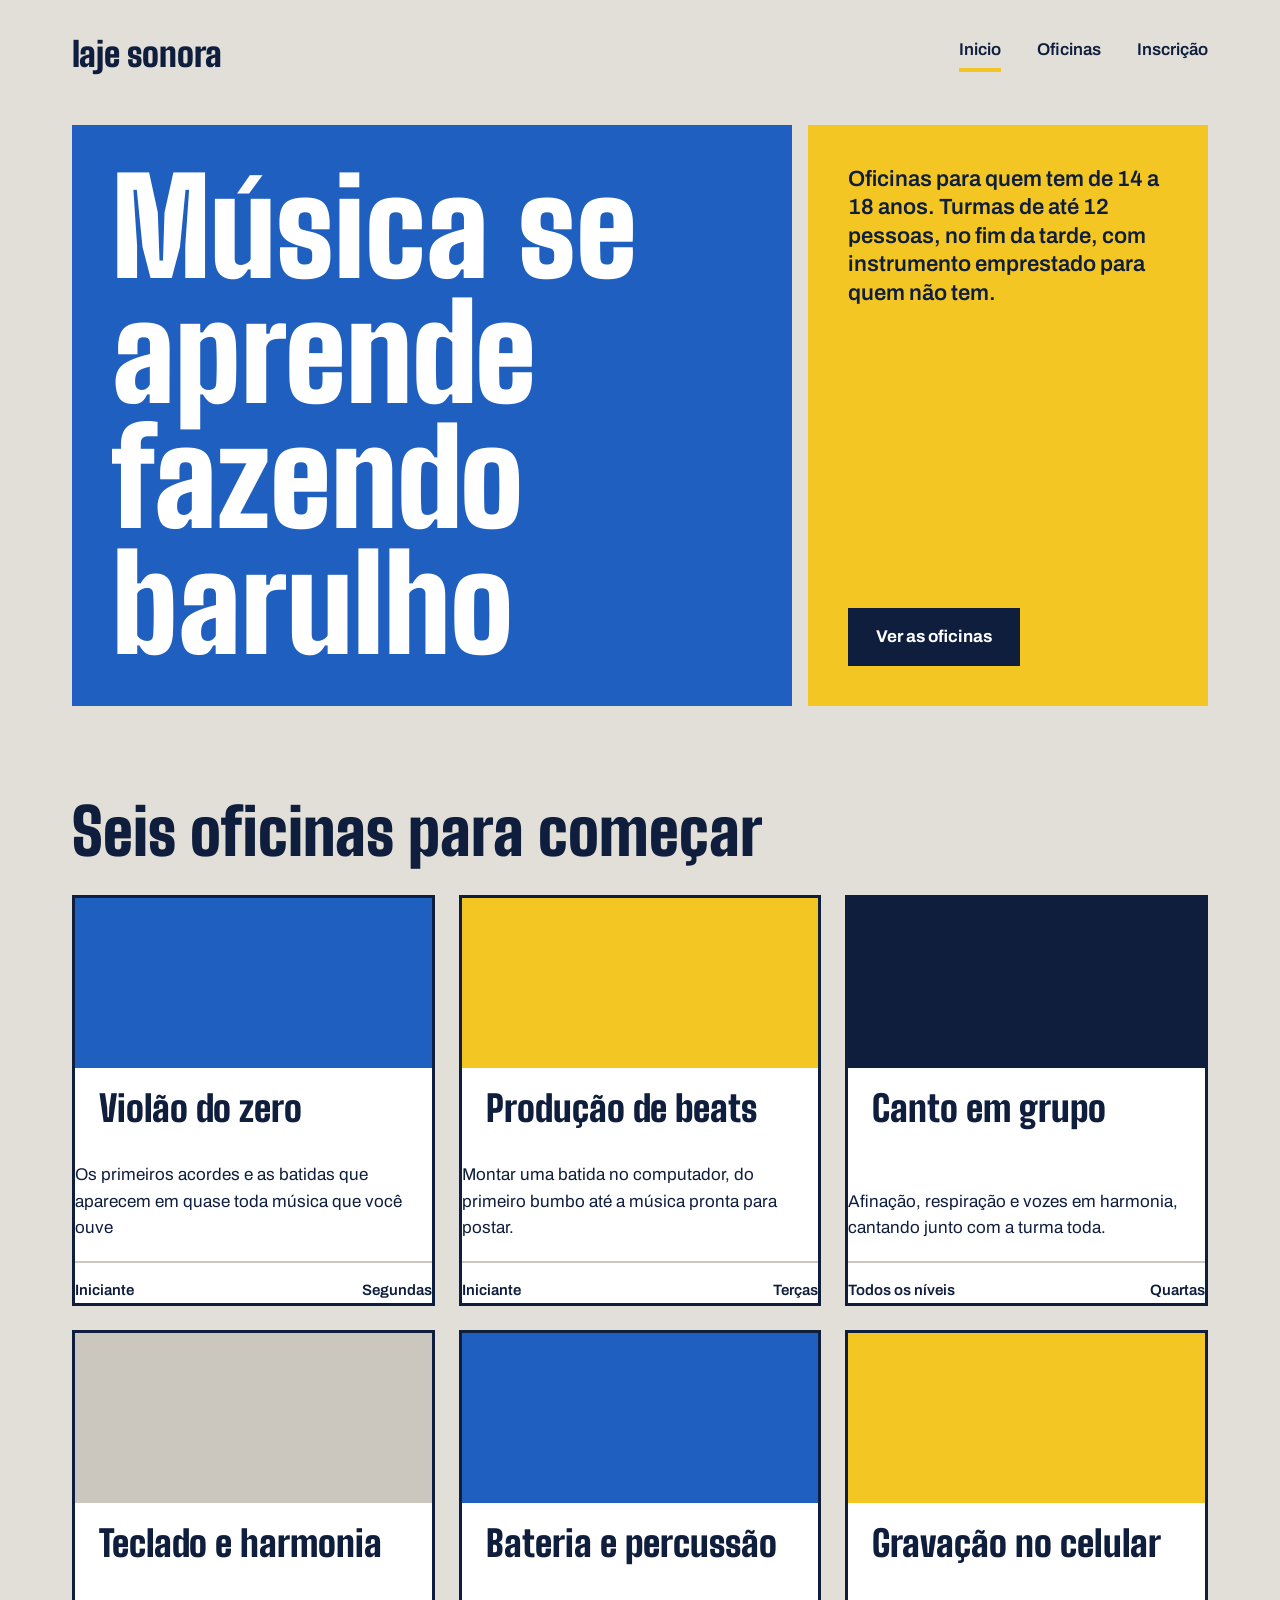
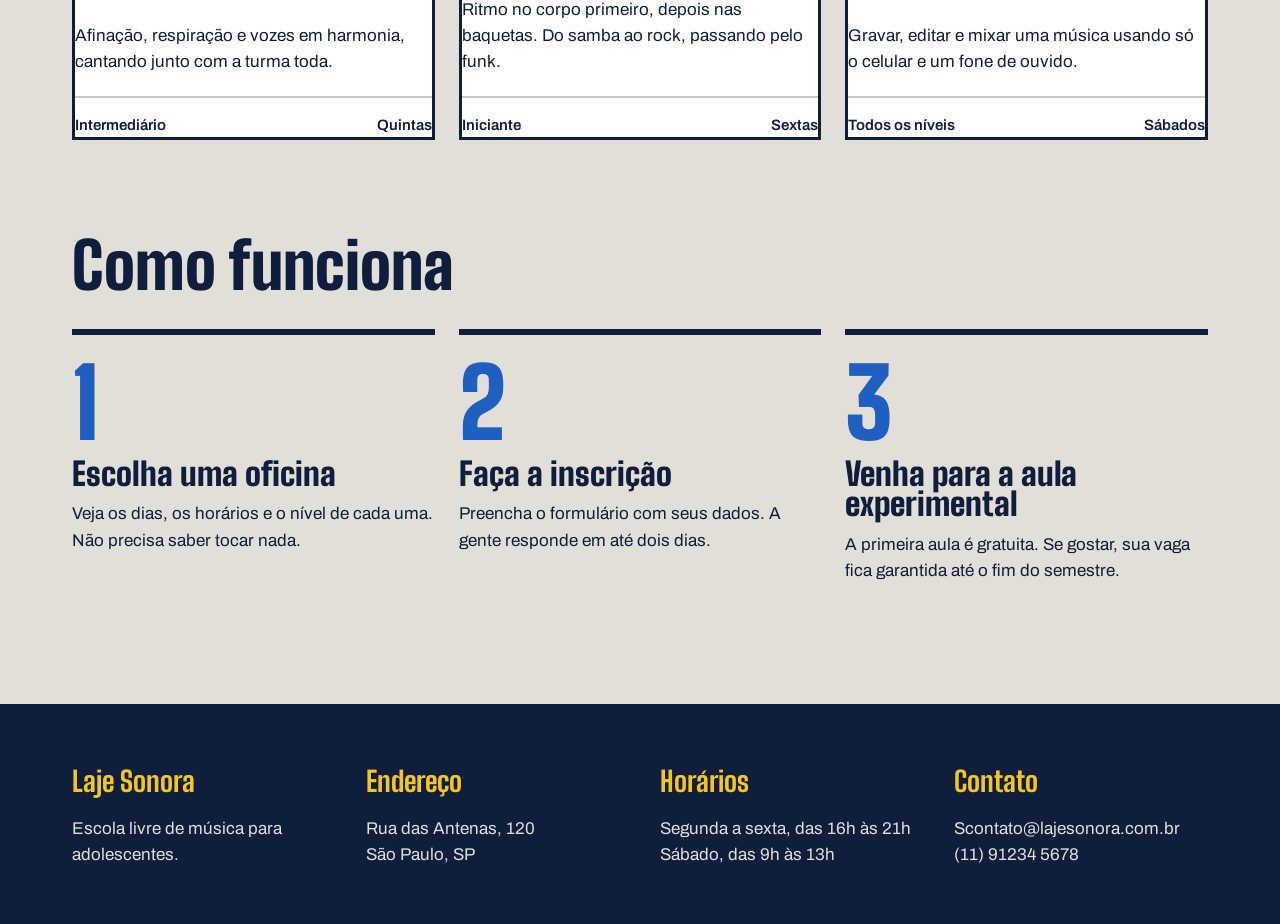
<file: index.html>
<!DOCTYPE html>
<html lang="pt-BR">
<head>
    <meta charset="UTF-8">
    <meta name="viewport" content="width=device-width, initial-scale=1.0">
    <link rel="stylesheet" href="index.css">
    <link rel="preconnect" href="https://fonts.googleapis.com">
<link rel="preconnect" href="https://fonts.gstatic.com" crossorigin>
<link href="https://fonts.googleapis.com/css2?family=Archivo:ital,wght@0,100..900;1,100..900&family=Big+Shoulders:opsz,wght@10..72,100..900&display=swap" rel="stylesheet">

    <title>Laje Sonora | Início</title>
</head>
<body>
    <header class="conteudo topo">
        <a href="index.html" class="logo">laje sonora</a>
        <nav class="menu">
            <a href="index.html" class="atual">Inicio</a>
            <a href="oficinas.html">Oficinas</a>
            <a href="inscricao.html">Inscrição</a>
        </nav>
    </header>
    <main>
        <section class="conteudo cartazes">
            <div class="cartaz cartaz-principal">
                <h1>Música se aprende fazendo barulho</h1>

            </div>
            <div class="cartaz cartaz-lateral">
                    <p>Oficinas para quem tem de 14 a 18 anos. Turmas de até 12 pessoas, no fim da tarde, com instrumento emprestado para quem não tem.</p>
                    <a href="oficinas.html" class="botao">Ver as oficinas</a>
            </div>
        </section>
        <section class="conteudo secao">
            <h2 class="titulo-secao">Seis oficinas para começar</h2>
            <div class="cards">
                <article class="card">
                    <div class="foto foto-azul"></div>
                    <div class="card-texto">
                        <h3>Violão do zero</h3>
                    </div>
                    <p>Os primeiros acordes e as batidas que aparecem em quase toda música que você ouve</p>
                    <div class="card-info">
                        <span>Iniciante</span>
                        <span>Segundas</span>
                    </div>

                </article>
                <article class="card">
                    <div class="foto foto-amarela"></div>
                    <div class="card-texto">
                        <h3>Produção de beats</h3>
                    </div>
                    <p>Montar uma batida no computador, do primeiro bumbo até a música pronta para postar.</p>
                    <div class="card-info">
                        <span>Iniciante</span>
                        <span>Terças</span>
                    </div>

                </article>
                <article class="card">
                    <div class="foto foto-tinta"></div>
                    <div class="card-texto">
                        <h3>Canto em grupo</h3>
                    </div>
                    <p>Afinação, respiração e vozes em harmonia, cantando junto com a turma toda.</p>
                    <div class="card-info">
                        <span>Todos os níveis</span>
                        <span>Quartas</span>
                    </div>

                </article>
                <article class="card">
                    <div class="foto"></div>
                    <div class="card-texto">
                        <h3>Teclado e harmonia</h3>
                    </div>
                    <p>Afinação, respiração e vozes em harmonia, cantando junto com a turma toda.</p>
                    <div class="card-info">
                        <span>Intermediário</span>
                        <span>Quintas</span>
                    </div>

                </article>
                <article class="card">
                    <div class="foto foto-azul"></div>
                    <div class="card-texto">
                        <h3>Bateria e percussão</h3>
                    </div>
                    <p>Ritmo no corpo primeiro, depois nas baquetas. Do samba ao rock, passando pelo funk.</p>
                    <div class="card-info">
                        <span>Iniciante</span>
                        <span>Sextas</span>
                    </div>

                </article>
                <article class="card">
                    <div class="foto foto-amarela"></div>
                    <div class="card-texto">
                        <h3>Gravação no celular</h3>
                    </div>
                    <p>Gravar, editar e mixar uma música usando só o celular e um fone de ouvido.</p>
                    <div class="card-info">
                        <span>Todos os níveis</span>
                        <span>Sábados</span>
                    </div>

                </article>
            </div>
        </section>
        <section class="conteudo secao">
            <h2 class="titulo-secao">Como funciona</h2>
            <div class="passos">
                <div class="passo">
                    <p class="passo-numero">1</p>
                    <h3>Escolha uma oficina</h3>
                    <p>Veja os dias, os horários e o nível de cada uma. Não precisa saber tocar nada.</p>
                </div>
                <div class="passo">
                    <p class="passo-numero">2</p>
                    <h3>Faça a inscrição</h3>
                    <p>Preencha o formulário com seus dados. A gente responde em até dois dias.</p>
                </div>
                <div class="passo">
                    <p class="passo-numero">3</p>
                    <h3>Venha para a aula experimental</h3>
                    <p>A primeira aula é gratuita. Se gostar, sua vaga fica garantida até o fim do semestre.</p>
                </div>
            </div>
        </section>
    </main>
    <footer class="rodape">
        <div class="conteudo rodape-colunas">
            <div class="rodape-coluna">
                <h4>Laje Sonora</h4>
                <p>Escola livre de música para <br> adolescentes.</p>
            </div>
            <div class="rodape-coluna">
                <h4>Endereço</h4>
                <p>Rua das Antenas, 120 <br> São Paulo, SP</p>
            </div>
            <div class="rodape-coluna">
                <h4>Horários</h4>
                <p>Segunda a sexta, das 16h às 21h<br> Sábado, das 9h às 13h</p>
            </div>
            <div class="rodape-coluna">
                <h4>Contato</h4>
                <p>Scontato@lajesonora.com.br<br> (11) 91234 5678</p>
            </div>
        </div>
    </footer>
</file>
<file: index.css>
* {
    margin: 0;
    padding: 0;
    box-sizing: border-box;
}

:root {
    --concreto: #E2DFD8;
    --concreto-escuro: #CBC7BE;
    --tinta: #0F1E3D;
    --caixa-dagua: #1F5FBF;
    --fita: #F3C623;
    --branco: #FFFFFF;
    --fonte-cartaz: "Big Shoulders", "Arial Narrow", sans-serif;
    --fonte-texto: "Archivo", Arial, sans-serif;
}

body {
    background: var(--concreto);
    color: var(--tinta);
    font-family: var(--fonte-texto);
    font-size: 17px;
    line-height: 1.55;
}

h1, h2, h3 {
    font-family: var(--fonte-cartaz);
    font-weight: 900;
    line-height: 0.95;
}

a {
    color: inherit;
}

.conteudo {
    max-width: 1200px;
    margin-inline: auto;
    padding-inline: 32px;
}

.topo {
    padding-block: 28px;
    display: flex;
    justify-content: space-between;
    align-items: center;
}

.logo {
    font-family: var(--fonte-cartaz);
    font-size: 34px;
    font-weight: 900;
    text-decoration: none;
}

.menu {
    display: flex;
    gap: 36px;
}

.menu a {
    font-weight: 600;
    text-decoration: none;
    padding-bottom: 4px;
    border-bottom: 4px solid transparent;
}

.menu a:hover {
    border-bottom-color: var(--tinta);
}

.menu a.atual {
    border-bottom-color: var(--fita);
}

.cartazes {
    margin-top: 16px;
    display: flex;
    gap: 16px;
}

.cartaz {
    padding: 40px;
}

.cartaz-principal {
    background-color: var(--caixa-dagua);
    color: var(--branco);
    flex: 2;
}

.cartaz-principal h1 {
    font-size: 132px;
    max-width: 9ch;
}

.cartaz-lateral {
    background-color: var(--fita);
    flex: 1;
    display: flex;
    flex-direction: column;
    justify-content: space-between;
    gap: 32px;
    align-items: flex-start;
}

.cartaz-lateral p {
    font-size: 22px;
    font-weight: 600;
    line-height: 1.3;
}

.botao {
    background-color: var(--tinta);
    color: var(--branco);
    font-weight: 700;
    text-decoration: none;
    padding: 16px 28px;
    border: none;
    font-family: var(--fonte-texto);
    font-size: 17px;
    cursor: pointer;
}

.botao:hover {
    background-color: var(--caixa-dagua);
}

.secao {
    margin-top: 96px;
}

.titulo-secao {
    font-size: 64px;
    margin-bottom: 32px;
}

.cards {
    display: flex;
    flex-wrap: wrap;
    gap: 24px;
}

.card {
    background-color: var(--branco);
    border: 3px solid var(--tinta);
    flex: 1 1 340px;
    display: flex;
    flex-direction: column;
}

.card .foto {
    height: 170px;
}

.foto {
    background-color: var(--concreto-escuro);
}

.foto-azul {
    background-color: var(--caixa-dagua);
}

.foto-amarela {
    background-color: var(--fita);
}

.foto-tinta {
    background-color: var(--tinta);
}

.card-texto {
    padding: 24px;
    display: flex;
    flex-direction: column;
    flex: 1;
}

.card h3 {
    font-size: 36px;
    margin-bottom: 12px;
}

.card-info {
    margin-top: 20px;
    padding-top: 16px;
    border-top: 2px solid var(--concreto-escuro);
    font-size: 15px;
    font-weight: 600;
    display: flex;
    justify-content: space-between;
}

.passos {
    display: grid;
    grid-template-columns: repeat(3, minmax(0, 1fr));
    gap: 24px;
}

.passo {
    border-top: 6px solid var(--tinta);
    padding-top: 20px;
}

.passo-numero {
    font-family: var(--fonte-cartaz);
    font-size: 96px;
    font-weight: 900;
    line-height: 1;
    color: var(--caixa-dagua);
}

.passo h3 {
    font-size: 32px;
    margin-block: 8px 12px;
}

.rodape {
    margin-top: 120px;
    background-color: var(--tinta);
    color: var(--concreto);
    padding-block: 56px;
}

.rodape-colunas {
    display: flex;
    gap: 40px;
}

.rodape-coluna {
    flex: 1;
}

.rodape h4 {
    font-family: var(--fonte-cartaz);
    font-size: 28px;
    color: var(--fita);
    margin-bottom: 12px;
}


@media (max-width: 800px) {
    .cartazes,
    .passos,
    .rodape-colunas {
        flex-direction: column;
    }

    .cartaz-principal h1 {
        font-size: 84px;
    }
}
</file>
